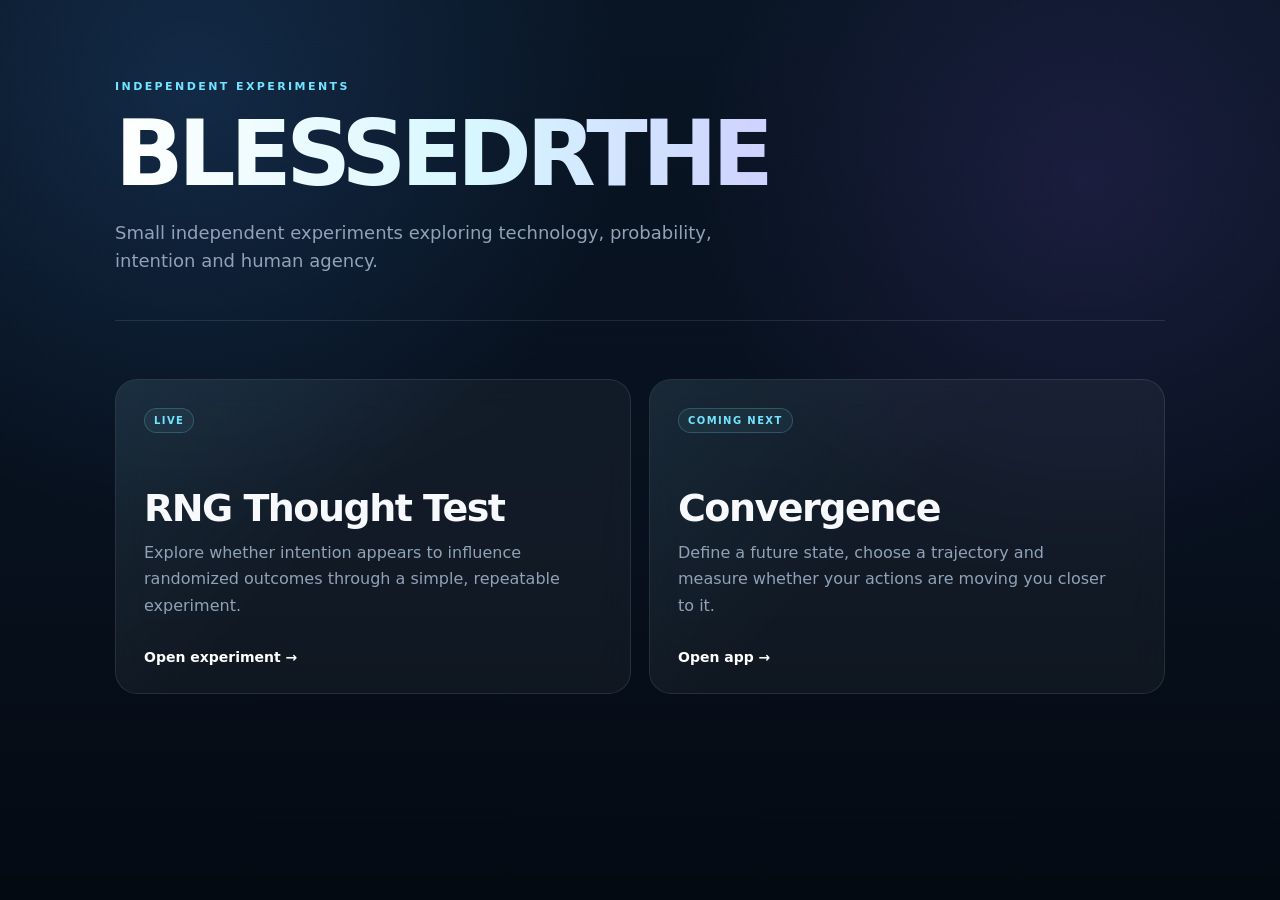
<file: index.html>
<!doctype html>
<html lang="en">
<head>
  <meta charset="utf-8">

  <meta
    name="viewport"
    content="width=device-width, initial-scale=1"
  >

  <meta
    name="description"
    content="Blessedrthe — independent experiments exploring technology, probability, intention and human agency."
  >

  <meta name="theme-color" content="#07101d">

  <title>Blessedrthe</title>

  <link rel="stylesheet" href="styles.css">
</head>

<body>

  <main class="wrap">

    <!-- HEADER -->

    <header>
      <h1>BLESSEDRTHE</h1>

      <p>
        Small independent experiments exploring technology,
        probability, intention and human agency.
      </p>
    </header>


    <!-- DEPLOYMENTS -->

    <section class="grid" aria-label="Experiments">


      <!-- RNG THOUGHT TEST -->

      <a
        class="card"
        href="/rng/"
        aria-label="Open RNG Thought Test"
      >

        <span class="status">
          LIVE
        </span>

        <h2>
          RNG Thought Test
        </h2>

        <p>
          Explore whether intention appears to influence randomized
          outcomes through a simple, repeatable experiment.
        </p>

        <span class="open">
          Open experiment →
        </span>

      </a>


      <!-- CONVERGENCE -->

      <a
        class="card"
        href="/convergence/"
        aria-label="Open Convergence"
      >

        <span class="status">
          COMING NEXT
        </span>

        <h2>
          Convergence
        </h2>

        <p>
          Define a future state, choose a trajectory and measure
          whether your actions are moving you closer to it.
        </p>

        <span class="open">
          Open app →
        </span>

      </a>


      <!--
        ADD FUTURE EXPERIMENTS HERE

        Copy this block:

        <a
          class="card"
          href="https://example.blessedrthe.fyi"
        >

          <span class="status">
            EXPERIMENT
          </span>

          <h2>
            Experiment Name
          </h2>

          <p>
            Short description of the experiment.
          </p>

          <span class="open">
            Open →
          </span>

        </a>
      -->


    </section>

  </main>

</body>
</html>
</file>
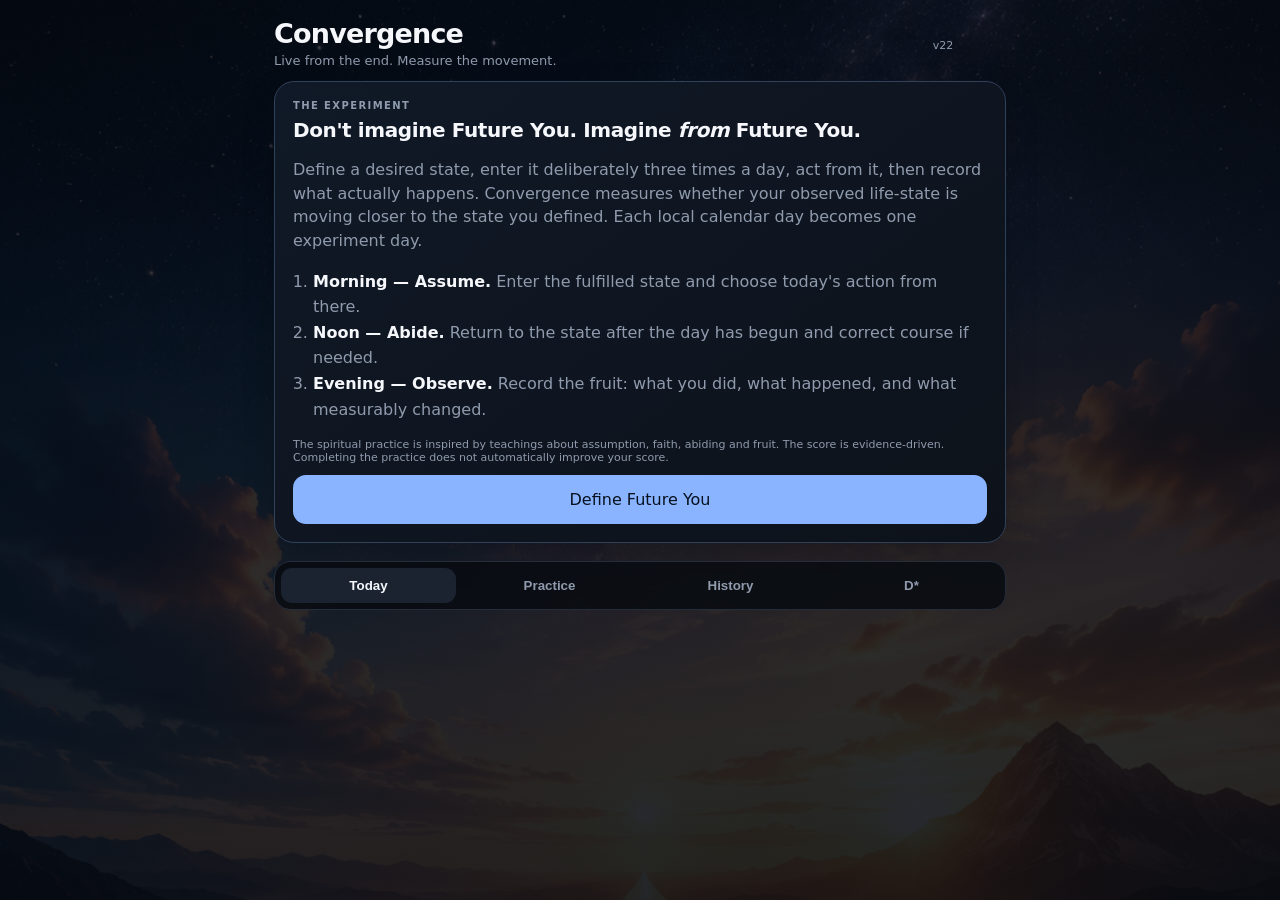
<file: convergence/index.html>
<!doctype html>
<html lang="en">
<head>
<meta charset="utf-8" />
<meta name="viewport" content="width=device-width,initial-scale=1,viewport-fit=cover" />
<title>Convergence</title>
<meta name="theme-color" content="#090c12" />
<meta name="apple-mobile-web-app-capable" content="yes" />
<meta name="apple-mobile-web-app-status-bar-style" content="black-translucent" />
<meta name="apple-mobile-web-app-title" content="Convergence" />
<link rel="manifest" href="./manifest.webmanifest" />
<link rel="apple-touch-icon" href="./icon-192.png" />
<style>
:root{--bg:#090c12;--panel:#121722;--panel2:#0d121a;--muted:#8f9bad;--text:#f5f7fb;--line:#252d3b;--accent:#8ab4ff;--good:#79d99b;--bad:#ff8e8e;--warn:#f3cd73}
*{box-sizing:border-box}html{background:var(--bg);color-scheme:dark}body{margin:0;min-height:100vh;background:linear-gradient(rgba(5,8,14,.76),rgba(5,8,14,.88)),url('./convergence-wallpaper.png') center top/cover fixed no-repeat;color:var(--text);font-family:Inter,ui-sans-serif,system-ui,-apple-system,BlinkMacSystemFont,"Segoe UI",sans-serif}.app{max-width:760px;margin:auto;padding:18px 14px calc(86px + env(safe-area-inset-bottom))}.top{display:flex;justify-content:space-between;align-items:center;gap:12px;min-height:44px}.brand h1{margin:0;font-size:27px;letter-spacing:-.03em}.brand p{margin:4px 0 0;color:var(--muted);font-size:13px}.saved{font-size:11px;color:var(--good);opacity:0;transition:.2s}.saved.show{opacity:1}.tiny{font-size:11px;color:var(--muted)}
.card{background:rgba(18,23,34,.90);backdrop-filter:blur(12px);-webkit-backdrop-filter:blur(12px);border:1px solid var(--line);border-radius:20px;padding:18px;box-shadow:0 12px 32px rgba(0,0,0,.2);margin-top:13px}.hero{padding:20px}.eyebrow{font-size:10px;text-transform:uppercase;letter-spacing:.14em;color:var(--muted);font-weight:850}.hero h2{font-size:25px;margin:7px 0 6px;letter-spacing:-.02em}.hero p,.sub{color:var(--muted);line-height:1.48}.hero p{margin:0 0 14px}.section-title{margin:0 0 5px;font-size:20px;letter-spacing:-.02em}
.primary,.secondary,.ghost,.choice,.phase-btn{border:0;border-radius:13px;padding:13px 15px;font-weight:800;font:inherit;cursor:pointer}.primary{background:var(--accent);color:#07111f}.secondary{background:#202838;color:var(--text)}.ghost{background:transparent;border:1px solid var(--line);color:var(--muted)}.primary.big{width:100%;font-size:16px;padding:15px}.actions{display:flex;gap:8px;flex-wrap:wrap;margin-top:14px}
.nav{display:flex;gap:6px;position:sticky;bottom:10px;z-index:20;margin-top:18px;background:rgba(9,12,18,.88);backdrop-filter:blur(12px);padding:6px;border:1px solid var(--line);border-radius:16px}.nav button{flex:1;background:transparent;border:0;color:var(--muted);padding:10px 6px;border-radius:11px;font-weight:780}.nav button.active{background:#1b2331;color:var(--text)}.pane{display:none}.pane.active{display:block}
label{display:block;color:var(--muted);font-size:12px;margin:14px 0 7px}input,textarea,select{width:100%;background:var(--panel2);border:1px solid var(--line);border-radius:12px;color:var(--text);padding:12px;font:inherit}textarea{min-height:88px;resize:vertical}.prompt{font-size:22px;font-weight:820;margin:0 0 6px}.stepcount{font-size:10px;color:var(--muted);text-transform:uppercase;letter-spacing:.12em;margin-bottom:8px}.protocol-card{border:1px solid var(--line);background:#0d121a;border-radius:16px;padding:14px;margin-top:10px}.protocol-card strong{display:block;font-size:16px}.protocol-card p{margin:5px 0 0;color:var(--muted);font-size:13px;line-height:1.4}.quote{border-left:2px solid #526986;padding:4px 0 4px 12px;color:#c7d5e9;font-size:14px;line-height:1.5;margin:14px 0}.timer{display:flex;align-items:center;justify-content:center;width:72px;height:72px;margin:14px auto;border-radius:50%;border:1px solid #33425a;background:#0d1420;font-size:18px;font-weight:850;color:#c8dcff}.timer.running{box-shadow:0 0 22px rgba(138,180,255,.15)}
.daily-track{display:grid;grid-template-columns:repeat(3,1fr);gap:8px;margin:12px 0}.phase-btn{background:#0d121a;border:1px solid var(--line);color:var(--muted);text-align:left;padding:12px}.phase-btn span{display:block;font-size:9px;text-transform:uppercase;letter-spacing:.1em}.phase-btn strong{display:block;color:var(--text);margin-top:4px;font-size:14px}.phase-btn.done{border-color:#365a46;background:#102019}.phase-btn.current{border-color:#5f7fae;background:#142035}.phase-dot{width:8px;height:8px;border-radius:50%;display:inline-block;margin-right:5px;background:#4a5568}.done .phase-dot{background:var(--good)}.current .phase-dot{background:var(--accent)}
.convergence-visual{position:relative;height:210px;margin:12px 0 6px;border:1px solid var(--line);border-radius:19px;overflow:hidden;background:radial-gradient(circle at 86% 36%,rgba(138,180,255,.16),transparent 27%),linear-gradient(180deg,#0d131d,#0a0f17)}.convergence-visual:before{content:"";position:absolute;left:10%;right:10%;top:61%;height:2px;background:linear-gradient(90deg,#334055,#4f6384,#8ab4ff)}.path-dot{position:absolute;top:calc(61% - 3px);width:6px;height:6px;border-radius:50%;background:#46536a;transform:translateX(-50%)}.person-wrap{position:absolute;top:27px;transform:translateX(-50%);text-align:center;transition:left .7s ease;z-index:2}.person{width:60px;height:90px;display:block;margin:auto;color:#8191a8}.person-future .person{width:69px;height:100px;color:#bfd6ff;filter:drop-shadow(0 0 16px rgba(138,180,255,.52))}.person .bodyline{fill:none;stroke:currentColor;stroke-width:3.2;stroke-linecap:round;stroke-linejoin:round}.person .headfill{fill:none;stroke:currentColor;stroke-width:3}.person-label{font-size:8px;font-weight:850;text-transform:uppercase;letter-spacing:.08em;color:var(--muted);white-space:nowrap}.person-future .person-label{color:#c8dcff}.future-glow{position:absolute;width:135px;height:135px;right:1%;top:2px;border-radius:50%;background:radial-gradient(circle,rgba(138,180,255,.13),transparent 68%)}.visual-score{position:absolute;left:50%;bottom:13px;transform:translateX(-50%);text-align:center;width:75%}.visual-score strong{font-size:29px;display:block;line-height:1}.visual-score span{display:block;color:var(--muted);font-size:11px;margin-top:4px}.visual-delta{font-weight:800!important}.today-action{margin-top:10px;padding:12px 13px;border:1px solid var(--line);background:#0d121a;border-radius:13px}.today-action span{display:block;font-size:9px;text-transform:uppercase;letter-spacing:.09em;color:var(--muted);margin-bottom:4px}.today-action strong{font-size:14px;line-height:1.35;display:block}
.how-details{margin-top:10px}.how-details details{border:1px solid var(--line);background:#0d121a;border-radius:13px;padding:11px}.how-details summary{cursor:pointer;font-weight:800;font-size:13px}.plain-math{margin-top:10px;color:var(--muted);font-size:13px;line-height:1.5}.plain-math strong{color:var(--text)}.math-grid{display:grid;grid-template-columns:repeat(3,1fr);gap:7px;margin-top:9px}.math-mini{background:#090e15;border:1px solid var(--line);border-radius:10px;padding:9px}.math-mini span{display:block;color:var(--muted);font-size:8px;text-transform:uppercase;letter-spacing:.07em}.math-mini strong{display:block;margin-top:4px;font-size:14px}.equations{margin-top:9px;padding:10px;background:#080c12;border-radius:10px;color:#c8dcff;font-family:ui-monospace,SFMono-Regular,Menlo,monospace;font-size:12px;line-height:1.7;overflow:auto}
.result-options{display:grid;grid-template-columns:repeat(3,1fr);gap:7px}.choice{background:#111722;color:var(--muted);border:1px solid var(--line)}.choice.active{border-color:#6382b2;color:var(--text);background:#19253a}.evidence details{border:1px solid var(--line);border-radius:13px;background:#0d121a;padding:11px;margin-top:12px}.evidence summary{cursor:pointer;font-weight:780;font-size:13px}.dim{border-top:1px solid var(--line);padding-top:11px;margin-top:11px}.metric{display:grid;grid-template-columns:1.45fr .8fr;gap:9px;align-items:end;margin-top:8px}.metric small{display:block;color:var(--muted);margin-top:3px}.history{display:grid;gap:8px}.hist{border:1px solid var(--line);border-radius:13px;padding:12px;background:#0d121a}.hist-head{display:flex;justify-content:space-between;gap:8px}.hist p{color:var(--muted);margin:6px 0 0;font-size:12px}.signal{font-size:11px;font-weight:800}.good{color:var(--good)}.bad{color:var(--bad)}.warn{color:var(--warn)}.chart{height:160px;width:100%;display:block;background:#0d121a;border:1px solid var(--line);border-radius:13px;margin-top:10px}.avatar-picker{display:grid;grid-template-columns:repeat(3,1fr);gap:7px}.avatar-option{background:#0d121a;border:1px solid var(--line);color:var(--muted);border-radius:11px;padding:10px;font-weight:800;cursor:pointer}.avatar-option.active{border-color:#7ea6e8;background:#172238;color:var(--text)}.wizard-step{display:none}.wizard-step.active{display:block}.dimension-prompt{margin-top:12px;padding:13px;border:1px solid var(--line);background:#0d121a;border-radius:13px}.dimension-prompt strong{display:block;margin-bottom:5px}.dimension-prompt textarea{min-height:68px}.distance-row{margin-top:14px;padding:13px;border:1px solid var(--line);background:#0d121a;border-radius:13px}.distance-head{display:flex;justify-content:space-between;gap:10px;align-items:flex-start}.distance-head small{display:block;color:var(--muted);margin-top:4px;line-height:1.4}.distance-scale{display:flex;justify-content:space-between;color:var(--muted);font-size:10px;margin-top:5px}.setup-note{padding:12px;border:1px solid #384861;background:#101a28;border-radius:13px;color:#c8d5e8;font-size:13px;line-height:1.5}.orientation{background:linear-gradient(145deg,#101927,#0d121a);border:1px solid #30415a}.orientation ol{padding-left:20px;color:var(--muted);line-height:1.6}.orientation b{color:var(--text)}
@media(max-width:600px){.app{max-width:none;padding:10px 11px calc(76px + env(safe-area-inset-bottom))}.brand h1{font-size:22px}.brand p{display:none}.top .secondary{padding:8px 10px;font-size:12px}.card{padding:14px;border-radius:16px;margin-top:9px;box-shadow:none}.hero{padding:14px}.hero h2{font-size:21px;margin:5px 0}.hero p,.sub{font-size:13px}.daily-track{gap:5px}.phase-btn{padding:9px 7px;border-radius:11px}.phase-btn span{font-size:7px}.phase-btn strong{font-size:11px}.convergence-visual{height:172px;margin:8px 0}.convergence-visual:before{top:58%}.path-dot{top:calc(58% - 3px)}.person-wrap{top:17px}.person{width:48px;height:72px}.person-future .person{width:55px;height:80px}.visual-score{bottom:8px}.visual-score strong{font-size:24px}.visual-score span{font-size:9px}.primary.big{padding:13px;font-size:15px}.today-action{padding:10px}.math-grid{grid-template-columns:repeat(3,1fr);gap:5px}.math-mini{padding:7px 5px}.math-mini strong{font-size:12px}.prompt{font-size:20px}.timer{width:64px;height:64px}.metric{grid-template-columns:1fr}.nav{position:fixed;left:9px;right:9px;bottom:calc(7px + env(safe-area-inset-bottom));margin:0;padding:5px}.nav button{padding:9px 4px;font-size:11px}input,textarea,select{font-size:16px}.result-options{gap:5px}.choice{padding:11px 8px;font-size:12px}}

/* v15 mobile UI pass */
.mobile-stepbar{display:none}
@media(max-width:600px){
  body{background-attachment:scroll}
  .app{padding:8px 10px calc(88px + env(safe-area-inset-bottom))}
  .top{position:sticky;top:0;z-index:30;margin:0 -10px;padding:9px 10px;background:rgba(9,12,18,.88);backdrop-filter:blur(14px);border-bottom:1px solid rgba(255,255,255,.05)}
  .brand h1{font-size:20px}.top .secondary{min-height:38px}
  .card{padding:13px;border-radius:15px;margin-top:8px}
  .hero{padding:13px}
  .hero h2{font-size:20px;line-height:1.1}
  .hero p,.sub{font-size:13px;line-height:1.4}
  .eyebrow{font-size:9px}
  .daily-track{grid-template-columns:repeat(3,1fr);gap:5px;margin:9px 0}
  .phase-btn{min-height:56px;padding:8px 7px}
  .phase-btn span{font-size:7px}.phase-btn strong{font-size:11px}
  .convergence-visual{height:158px;border-radius:14px}
  .person-wrap{top:14px}.person{width:43px;height:66px}.person-future .person{width:49px;height:72px}
  .visual-score strong{font-size:22px}.visual-score span{font-size:9px}
  .primary.big{position:sticky;bottom:76px;z-index:12;box-shadow:0 10px 30px rgba(0,0,0,.35)}
  .primary,.secondary,.ghost,.choice,.phase-btn{min-height:44px}
  .nav{left:8px;right:8px;bottom:calc(7px + env(safe-area-inset-bottom));border-radius:14px}
  .nav button{min-height:44px;font-size:11px}
  .prompt{font-size:19px;line-height:1.15}
  .quote{font-size:13px;margin:10px 0;padding-left:10px}
  .timer{width:58px;height:58px;font-size:16px;margin:10px auto}
  label{font-size:12px;margin:12px 0 6px}
  textarea{min-height:76px}
  input,textarea,select{border-radius:11px;padding:11px}
  .actions{display:grid;grid-template-columns:1fr;gap:8px}
  .actions .primary,.actions .secondary,.actions .ghost{width:100%}
  .result-options{grid-template-columns:1fr 1fr 1fr;gap:5px}
  .choice{padding:10px 6px;font-size:12px}
  .wizard-step .section-title{font-size:21px}
  .dimension-prompt,.distance-row{padding:11px;border-radius:12px;margin-top:9px}
  .dimension-prompt textarea{min-height:72px}
  .distance-head{gap:8px}
  .distance-head strong{font-size:14px}
  .distance-head small{font-size:11px}
  .distance-row input[type="range"]{padding:0;margin-top:12px;min-height:28px}
  .distance-scale{font-size:9px}
  .setup-note{font-size:12px;padding:10px}
  .how-details summary{font-size:12px}
  .plain-math{font-size:12px;line-height:1.45}
  .equations{font-size:11px;line-height:1.55}
  .history .hist{padding:10px}
  .history .hist p{font-size:11px}
  .chart{height:130px}
}


/* v16 interaction feedback */
button{transition:transform .12s ease,opacity .15s ease,background .15s ease,border-color .15s ease}
button:active{transform:scale(.985)}
button.is-working{opacity:.7;pointer-events:none}
button.is-done{background:#173224!important;color:#aee8c1!important;border-color:#3c6b4f!important}
.wizard-step.entering{animation:panelIn .22s ease both}
@keyframes panelIn{from{opacity:0;transform:translateY(8px)}to{opacity:1;transform:translateY(0)}}
.card.flash{animation:cardFlash .35s ease}
@keyframes cardFlash{0%{box-shadow:0 0 0 rgba(138,180,255,0)}45%{box-shadow:0 0 0 3px rgba(138,180,255,.28)}100%{box-shadow:0 12px 32px rgba(0,0,0,.2)}}
.action-feedback{margin-top:8px;min-height:16px;color:var(--good);font-size:12px;font-weight:800}


.current-me-card{margin-top:16px;padding:14px;border:1px solid rgba(139,180,255,.28);border-radius:15px;background:rgba(12,18,29,.78)}
.current-me-card .distance-row{background:rgba(255,255,255,.025)}
.current-me-row label{color:var(--text);font-weight:700}


.phase-btn:disabled{cursor:default}
.phase-btn.done:disabled{opacity:1}
.phase-btn.done:disabled:active{transform:none}
.phase-btn.locked-phase{opacity:.45;filter:saturate(.6)}
.phase-btn.locked-phase strong{color:var(--muted)}

</style>
</head>
<body>
<div class="app">
  <div class="top"><div class="brand"><h1>Convergence</h1><p>Live from the end. Measure the movement.</p></div><div><span class="tiny" style="margin-right:6px">v22</span><span id="saved" class="saved">Saved ✓</span> <button id="installBtn" class="secondary" style="display:none">Install</button></div></div>

  <section id="home" class="pane active">
    <div id="orientationCard" class="card orientation" style="display:none">
      <div class="eyebrow">The experiment</div><h2 class="section-title" style="margin-top:7px">Don't imagine Future You. Imagine <em>from</em> Future You.</h2>
      <p class="sub">Define a desired state, enter it deliberately three times a day, act from it, then record what actually happens. Convergence measures whether your observed life-state is moving closer to the state you defined. Each local calendar day becomes one experiment day.</p>
      <ol><li><b>Morning — Assume.</b> Enter the fulfilled state and choose today's action from there.</li><li><b>Noon — Abide.</b> Return to the state after the day has begun and correct course if needed.</li><li><b>Evening — Observe.</b> Record the fruit: what you did, what happened, and what measurably changed.</li></ol>
      <p class="tiny">The spiritual practice is inspired by teachings about assumption, faith, abiding and fruit. The score is evidence-driven. Completing the practice does not automatically improve your score.</p>
      <button class="primary big" id="defineFutureBtn">Define Future You</button>
    </div>

    <div class="card hero" id="todayCard">
      <div class="eyebrow" id="phaseLabel">TODAY</div><h2 id="heroTitle">Morning · Assume</h2><p id="heroCopy">Enter the fulfilled state. Then choose today's action from that perspective.</p>
      <div class="daily-track">
        <button class="phase-btn" id="morningStatus"><span><i class="phase-dot"></i>Morning</span><strong>Assume</strong></button>
        <button class="phase-btn" id="noonStatus"><span><i class="phase-dot"></i>Noon</span><strong>Abide</strong></button>
        <button class="phase-btn" id="eveningStatus"><span><i class="phase-dot"></i>Evening</span><strong>Observe</strong></button>
      </div>
      <div class="convergence-visual" aria-label="Visual convergence from You Now to Future You">
        <div class="future-glow"></div><span class="path-dot" style="left:27%"></span><span class="path-dot" style="left:44%"></span><span class="path-dot" style="left:61%"></span><span class="path-dot" style="left:78%"></span>
        <div id="currentPerson" class="person-wrap" style="left:10%"><svg id="currentAvatar" class="person" viewBox="0 0 80 120"></svg><div class="person-label">You now</div></div>
        <div class="person-wrap person-future" style="left:89%"><svg id="futureAvatar" class="person" viewBox="0 0 80 120"></svg><div class="person-label">Future You · D*</div></div>
        <div class="visual-score"><strong id="convergence">—</strong><span id="visualMessage">Add evidence to place You Now</span><span id="weeklyDelta" class="visual-delta"></span></div>
      </div>
      <button class="primary big" id="mainAction">Begin Morning · Assume</button><div id="todayAction"></div>
      <div class="how-details"><details><summary>How is Convergence calculated?</summary><div class="plain-math"><p><strong>1. We define the destination.</strong> Future You defines the reference state across five parts of life. A full score means that specific state is already true—not that your life is objectively perfect.</p><p><strong>2. We measure the distance.</strong> You place “You Now” honestly on each dimension, then observations show whether that position changes.</p><p><strong>3. We measure movement.</strong> If that distance shrinks, you are converging. If it grows, you are drifting.</p><p><strong>4. Practice is tracked separately.</strong> Morning, Noon and Evening do not give you free points. That lets us later compare full-practice days with partial-practice days and see whether the practice is actually associated with better movement.</p></div><details><summary>Show the math</summary>
<div class="math-grid">
  <div class="math-mini"><span>Distance</span><strong id="distanceValue">—</strong></div>
  <div class="math-mini"><span>Trajectory</span><strong id="trajectory">No trend</strong></div>
  <div class="math-mini"><span>Practice</span><strong id="practiceScore">0 / 3</strong></div>
</div>
<div class="plain-math">
<p><strong>The experiment.</strong> You define D* before observing the results. The practice is the intervention:</p>
<div class="equations">ASSUME → ABIDE → OBSERVE</div>
<p>The hypothesis is that repeatedly inhabiting the fulfilled state will be followed by measurable movement toward the state defined in advance.</p>
<div class="equations">H₁: repeated inhabitation of D* ⇒ d(Dₜ,D*) ↓<br>H₀: no systematic convergence associated with the practice</div>

<p><strong>Your state.</strong> Convergence represents the observed life-state across five dimensions:</p>
<div class="equations">Dₜ = (P, R, U, B, I)<br>Provision · Relationships · Purpose · Body &amp; Energy · Inner State</div>

<p>Future You is the reference state:</p>
<div class="equations">D* = (1, 1, 1, 1, 1)</div>
<p>A value of 1 does not mean a perfect life. It means the specific state you described for that dimension is already true.</p>

<p><strong>Distance.</strong> The app measures weighted distance from your defined state:</p>
<div class="equations">d(Dₜ,D*) = √[Σ wᵢ(D*ᵢ − Dₜ,ᵢ)²]</div>

<p><strong>Convergence.</strong> Distance is normalized into a Convergence score:</p>
<div class="equations">Cₜ = 1 − d(Dₜ,D*) / dₘₐₓ<br><br>d(Dₜ,D*) ↓ ⇒ Cₜ ↑</div>

<p><strong>Movement over time.</strong></p>
<div class="equations">ΔCₜ = Cₜ − Cₜ₋₁<br>vC = ΔC / Δt</div>

<p><strong>Two things are recorded.</strong> State convergence tracks how much of the defined state is present. Observable evidence records what concretely happened—money received, an opportunity appearing, a conversation occurring, work completed, a physical change, or another event relevant to D*.</p>

<p><strong>In plain English:</strong> define the destination first, repeatedly inhabit it through the practice, record what actually happens, and measure whether your observed life-state moves toward that pre-defined destination over time.</p>

<div class="setup-note"><strong>What the experiment can establish:</strong> the mathematics measures change in the state and evidence you record over time. Because the observations are self-reported and the experiment is not independently controlled, convergence can reveal a pattern or association; by itself it cannot prove that a quantum, supernatural, or other specific mechanism caused the result.</div>
</div>
</details></details></div>
    </div>
  </section>

  <section id="practice" class="pane">
    <div class="card" id="practiceCard"></div>
  </section>

  <section id="history" class="pane"><div class="card"><h2 class="section-title">Trajectory</h2><p class="sub">Your measured distance to Future You across recorded days.</p><canvas id="chart" class="chart" width="700" height="160"></canvas></div><div class="card"><h2 class="section-title">Daily observations</h2><div id="historyList" class="history"></div></div></section>

  <section id="setup" class="pane">
    <div class="card">
      <div id="futureStep" class="wizard-step active">
        <div class="eyebrow">Step 1 of 2 · Define the end</div>
        <h2 class="section-title" style="margin-top:7px">Future You · D*</h2>
        <p class="sub">Imagine that the change is already true. Stay in the fulfilled state here. Describe the ordinary life of the person for whom this is normal—not how you get there and not where you are today.</p>
        <div class="quote">“Don't imagine Future You from the outside. Look through their eyes.”</div>
        <label>Your figure</label><div class="avatar-picker"><button type="button" class="avatar-option" data-avatar="male">Man</button><button type="button" class="avatar-option" data-avatar="female">Woman</button><button type="button" class="avatar-option" data-avatar="neutral">Neutral</button></div>
        <label>What is true in this fulfilled state?</label><textarea id="futureDescription" placeholder="My family is healthy and secure. I have the resources to care for the people I love. My work is successful and useful. I move through the day with..."></textarea>
        <label>What has become normal?</label><textarea id="futureNormal" placeholder="What does an ordinary Tuesday look and feel like from this state?"></textarea>
        <div id="futureDimensionInputs"></div>
        <div class="setup-note" style="margin-top:12px">Keep D* reasonably stable during an experiment cycle. You can refine it, but constantly moving the destination makes convergence impossible to measure.</div>
        <div class="actions"><button class="primary big" id="continueBaseline">Continue to Today →</button></div><div id="futureFeedback" class="action-feedback"></div>
      </div>

      <div id="baselineStep" class="wizard-step">
        <div class="eyebrow">Step 2 of 2 · Establish today</div>
        <h2 class="section-title" style="margin-top:7px">Where are you starting?</h2>
        <p class="sub">Come back to today. For each part of D*, mark how much of that specific state is already true. This is your starting point—not a grade.</p>
        <div class="quote">Far means there is a large gap between today and the state you described. Already true means this part of Future You is substantially present now.</div>
        <div id="baselineInputs"></div>
        <div class="actions"><button class="secondary" id="backToFuture">← Refine Future You</button><button class="primary big" id="saveSetup">Save & Start Day 1</button><button class="secondary" id="exportBtn">Export data</button></div><div id="baselineFeedback" class="action-feedback"></div>
      </div>
    </div>
  </section>

  <nav class="nav"><button class="active" data-pane="home">Today</button><button data-pane="practice">Practice</button><button data-pane="history">History</button><button data-pane="setup">D*</button></nav>
</div>
<script>
const MODEL=[
{name:'Provision',weight:1,description:'Financial security, resources and the ability to meet your responsibilities.',future:''},
{name:'Relationships',weight:1,description:'The quality, security and presence of the relationships that matter to you.',future:''},
{name:'Purpose',weight:1,description:'Meaningful work, calling, contribution and forward movement.',future:''},
{name:'Body & Energy',weight:1,description:'How you feel, move, rest and care for your physical life.',future:''},
{name:'Inner State',weight:1,description:'How you think, respond, believe and carry yourself.',future:''}
];
const KEY='convergence.v7',V6='convergence.v6',V5='convergence.v5',V4='convergence.v4',V3='convergence.v3',V2='convergence.v2';
const $=s=>document.querySelector(s),$$=s=>[...document.querySelectorAll(s)],copy=o=>JSON.parse(JSON.stringify(o));
function localDateKey(d=new Date()){const y=d.getFullYear(),m=String(d.getMonth()+1).padStart(2,'0'),day=String(d.getDate()).padStart(2,'0');return `${y}-${m}-${day}`}
const today=()=>localDateKey();
let deferredInstallPrompt=null,timerId=null;
window.addEventListener('beforeinstallprompt',e=>{e.preventDefault();deferredInstallPrompt=e;$('#installBtn').style.display='inline-block'});
function defaultState(){return{version:7,description:'',futureNormal:'',avatar:'male',model:copy(MODEL),baseline:{},latest:{},morning:null,dayProtocol:{},history:[],branchStats:{},experimentStart:null,dStarVersion:1,dStarHistory:[]}}
function load(){
  let s=defaultState();
  try{
    const x=JSON.parse(localStorage.getItem(KEY));
    if(x?.version===7)return{...s,...x,model:(x.model||copy(MODEL)).map((d,i)=>({...copy(MODEL[i]),...d})),baseline:x.baseline||{},latest:x.latest||{},dayProtocol:x.dayProtocol||{},futureNormal:x.futureNormal||'',experimentStart:x.experimentStart||null}
  }catch{}
  try{
    const old=JSON.parse(localStorage.getItem(V6));
    if(old){
      s={...s,...old,version:7};
      s.model=(old.model||copy(MODEL)).map((d,i)=>({...copy(MODEL[i]),...d}));
      s.baseline=old.baseline||{};s.latest=old.latest||{};s.dayProtocol=old.dayProtocol||{};
      s.futureNormal=old.futureNormal||'';s.experimentStart=old.experimentStart||null;
      s.dStarVersion=old.dStarVersion||1;s.dStarHistory=old.dStarHistory||[];
      return s;
    }
  }catch{}
  try{
    const old=JSON.parse(localStorage.getItem(V5));
    if(old){
      s.description=old.description||'';
      s.futureNormal=old.futureNormal||'';
      s.avatar=old.avatar||'male';
      s.model=(old.model||copy(MODEL)).map((d,i)=>({...copy(MODEL[i]),...d}));
      s.baseline=old.baseline||{};
      s.latest=old.latest||{};
      s.dayProtocol=old.dayProtocol||{};
      s.morning=old.morning||null;
      s.history=old.history||[];
      s.experimentStart=old.experimentStart||null;
    }
  }catch{}
  return s
}
let state=load();
function save(){localStorage.setItem(KEY,JSON.stringify(state));$('#saved').classList.add('show');setTimeout(()=>$('#saved').classList.remove('show'),800)}
function buttonWorking(btn,label){if(!btn)return;btn.classList.add('is-working');btn.disabled=true;if(label)btn.textContent=label}
function buttonDone(btn,label){if(!btn)return;btn.classList.remove('is-working');btn.classList.add('is-done');btn.disabled=true;if(label)btn.textContent=label}
function flashCard(el){if(!el)return;el.classList.add('flash');setTimeout(()=>el.classList.remove('flash'),420)}
function goHomeWithFeedback(){showPane('home');renderHome();flashCard($('#todayCard'));window.scrollTo({top:0,behavior:'smooth'})}

function dateOrdinal(key){if(!key)return null;const [y,m,d]=key.split('-').map(Number);return Date.UTC(y,m-1,d)/86400000}
function experimentDayNumber(){if(!state.experimentStart)return 1;return Math.max(1,Math.floor(dateOrdinal(today())-dateOrdinal(state.experimentStart))+1)}
function dStarSnapshot(){return{version:state.dStarVersion||1,effectiveDate:today(),experimentDay:experimentDayNumber(),description:state.description||'',futureNormal:state.futureNormal||'',avatar:state.avatar||'male',model:copy(state.model||MODEL)}}
function dStarChanged(desc,normal,model){return(state.description||'')!==desc||(state.futureNormal||'')!==normal||JSON.stringify((state.model||[]).map(d=>d.future||''))!==JSON.stringify(model.map(d=>d.future||''))}
function versionDStarIfNeeded(desc,normal,model){if(!state.experimentStart||!dStarChanged(desc,normal,model))return;if(!state.dStarHistory)state.dStarHistory=[];const snap=dStarSnapshot();if(!state.dStarHistory.some(v=>v.version===snap.version))state.dStarHistory.push(snap);state.dStarVersion=(state.dStarVersion||1)+1}

function archivePreviousDay(){
  const p=state.dayProtocol;
  if(!p?.date||p.date===today())return;
  const already=state.history.some(h=>h.date===p.date&&!h.legacyV2&&!h.legacyV3);
  if(!already){
    const completed=['morning','noon','evening'].filter(k=>p[k]?.done).length;
    const c=Object.keys(state.latest||{}).length?calc():null;
    state.history.push({
      date:p.date,
      action:p.noon?.action||p.morning?.action||'',
      morningAction:p.morning?.action||'',
      noonCourse:p.noon?.course||'',
      practiceCount:completed,
      result:'',
      revision:'',
      done:p.evening?.done?'Yes':'Incomplete',
      outcome:p.evening?.outcome||'Incomplete',
      values:copy(state.latest||{}),
      convergence:c?.convergence,
      distance:c?.distance,
      incomplete:!p.evening?.done,dStarVersion:state.dStarVersion||1
    });
    state.history.sort((a,b)=>(a.date||'').localeCompare(b.date||''));
  }
  state.dayProtocol={date:today()};
  state.morning=null;
  save();
}
function ensureCurrentDay(){
  if(!state.experimentStart&&state.description&&Object.keys(state.baseline||{}).length)state.experimentStart=today();
  if(state.dayProtocol?.date&&state.dayProtocol.date!==today())archivePreviousDay();
  if(!state.dayProtocol?.date)state.dayProtocol={date:today()};
}

function esc(s=''){return String(s).replace(/[&<>'"]/g,c=>({'&':'&amp;','<':'&lt;','>':'&gt;',"'":'&#39;','"':'&quot;'}[c]))}
function dimensionScores(values=state.latest){return state.model.map((d,i)=>Math.max(0,Math.min(10,Number(values[i]??state.baseline[i]??0))))}
function calc(values=state.latest){const ds=dimensionScores(values),w=state.model.map(d=>Number(d.weight)||1),sq=ds.reduce((a,v,i)=>a+w[i]*(10-v)**2,0),max=w.reduce((a,x)=>a+x*100,0),distance=Math.sqrt(sq),convergence=Math.max(0,1-distance/Math.sqrt(max));return{ds,distance,convergence}}
function scoredHistory(){return state.history.filter(h=>Number.isFinite(h.convergence))}
function avatarMarkup(kind){if(kind==='female')return `<circle class="headfill" cx="40" cy="17" r="8"/><path class="bodyline" d="M35 27 Q40 25 45 27 M34 29 Q31 40 32 52 Q33 61 28 72 M46 29 Q49 40 48 52 Q47 61 52 72 M32 49 Q40 54 48 49 M34 30 L22 58 M46 30 L58 58 M28 72 L24 109 M52 72 L56 109 M28 72 Q40 66 52 72"/>`;if(kind==='neutral')return `<circle class="headfill" cx="40" cy="17" r="8"/><path class="bodyline" d="M34 28 Q40 25 46 28 M34 29 L31 63 M46 29 L49 63 M31 43 L20 64 M49 43 L60 64 M31 63 L28 109 M49 63 L52 109 M31 63 Q40 66 49 63"/>`;return `<circle class="headfill" cx="40" cy="17" r="8"/><path class="bodyline" d="M32 29 Q40 25 48 29 M32 30 L29 64 M48 30 L51 64 M31 38 L18 62 M49 38 L62 62 M29 64 L25 109 M51 64 L55 109 M29 64 Q40 68 51 64"/>`}
function renderAvatar(){const k=state.avatar||'male';$('#currentAvatar').innerHTML=avatarMarkup(k);$('#futureAvatar').innerHTML=avatarMarkup(k);$$('.avatar-option').forEach(b=>b.classList.toggle('active',b.dataset.avatar===k))}
function protocol(){ensureCurrentDay();return state.dayProtocol}
function practiceCount(p=protocol()){return ['morning','noon','evening'].filter(k=>p[k]?.done).length}
function nextPhase(){const p=protocol();if(!p.morning?.done)return'morning';if(!p.noon?.done)return'noon';if(!p.evening?.done)return'evening';return'complete'}
function showPane(id,practicePhase){$$('.pane').forEach(p=>p.classList.toggle('active',p.id===id));$$('.nav button').forEach(b=>b.classList.toggle('active',b.dataset.pane===id));if(id==='practice')renderPractice(practicePhase);if(id==='history')renderHistory();if(id==='setup'){renderSetup();showSetupStep('future')}}
$$('.nav button').forEach(b=>b.onclick=()=>{showPane(b.dataset.pane);window.scrollTo({top:0,behavior:'smooth'});flashCard($('#'+b.dataset.pane)?.querySelector('.card'))});
function setStatus(id,done,current,locked=false){
  const el=$(id);
  el.classList.toggle('done',done);
  el.classList.toggle('current',current);
  el.classList.toggle('locked-phase',locked);
  el.disabled=!!done||!!locked;
  el.setAttribute('aria-disabled',(done||locked)?'true':'false');
}
function renderHome(){const configured=!!state.description.trim()&&Object.keys(state.baseline||{}).length===state.model.length;$('#orientationCard').style.display=configured?'none':'block';$('#todayCard').style.display=configured?'block':'none';if(!configured)return;const p=protocol(),phase=nextPhase(),count=practiceCount(p),hasEvidence=Object.keys(state.latest).length>0,c=calc(),pct=hasEvidence?c.convergence*100:null;$('#convergence').textContent=pct===null?'—':pct.toFixed(0)+'%';if($('#distanceValue'))$('#distanceValue').textContent=pct===null?'—':c.distance.toFixed(1);if($('#practiceScore'))$('#practiceScore').textContent=count+' / 3';const left=pct===null?10:Math.max(10,Math.min(84,10+pct*.74));$('#currentPerson').style.left=left+'%';const hist=scoredHistory();let delta=null;if(hist.length>1){delta=(hist.at(-1).convergence-hist.at(-2).convergence)*100;if($('#trajectory')){$('#trajectory').textContent=delta>.2?'Closer ↑':delta<-.2?'Farther ↓':'Flat →';$('#trajectory').className=delta>.2?'good':delta<-.2?'bad':'warn'}}else{if($('#trajectory')){$('#trajectory').textContent='No trend';$('#trajectory').className=''}}$('#weeklyDelta').textContent=delta===null?'':`${delta>=0?'+':''}${delta.toFixed(1)}% since last observation`;$('#weeklyDelta').className='visual-delta '+(delta>0?'good':delta<0?'bad':'warn');$('#visualMessage').textContent=pct===null?'Set your starting point to place You Now':pct>=90?'Very close to the state you defined':pct>=70?'Your measured state is getting closer':pct>=45?'You are moving through the gap':'The gap is still substantial';setStatus('#morningStatus',!!p.morning?.done,phase==='morning',false);
setStatus('#noonStatus',!!p.noon?.done,phase==='noon',!p.morning?.done);
setStatus('#eveningStatus',!!p.evening?.done,phase==='evening',!p.noon?.done);let title,copyText,btn;if(phase==='morning'){title='Morning · Assume';copyText='Enter the fulfilled state. Imagine from Future You, then choose today’s action from there.';btn='Begin Morning · Assume'}else if(phase==='noon'){title='Noon · Abide';copyText='Return to the state after the day has begun. Stay the course or correct it.';btn='Begin Noon · Abide'}else if(phase==='evening'){title='Evening · Observe';copyText='Return once more, then record the fruit: what you did, what happened and what changed.';btn='Begin Evening · Observe'}else{title='Today is complete';copyText='You completed all three moments. Your practice and your measured result are stored separately.';btn='View Today’s Observation'}$('#heroTitle').textContent=title;$('#heroCopy').textContent=copyText;const dayNum=experimentDayNumber();$('#phaseLabel').textContent=phase==='complete'?`DAY ${dayNum} · COMPLETE`:`DAY ${dayNum} · `+(phase==='morning'?'ASSUME':phase==='noon'?'ABIDE':'OBSERVE');const mainAction=$('#mainAction');
mainAction.textContent=btn;
mainAction.disabled=false;
mainAction.classList.remove('is-working','is-done');
mainAction.onclick=(e)=>{
  e.preventDefault();
  if(phase==='complete'){
    buttonWorking(mainAction,'Opening history…');
    setTimeout(()=>{showPane('history');window.scrollTo({top:0,behavior:'smooth'})},100);
    return;
  }
  buttonWorking(mainAction,phase==='morning'?'Opening Morning · Assume…':phase==='noon'?'Opening Noon · Abide…':'Opening Evening · Observe…');
  setTimeout(()=>{
    showPane('practice',phase);
    window.scrollTo({top:0,behavior:'smooth'});
    const card=$('#practice')?.querySelector('.card');
    flashCard(card);
  },100);
};const act=p.noon?.action||p.morning?.action;$('#todayAction').innerHTML=act?`<div class="today-action"><span>Today’s action</span><strong>${esc(act)}</strong></div>`:''}
function guidedTimer(seconds,button,display){clearInterval(timerId);let left=seconds;display.textContent=left+'s';button.disabled=true;button.textContent='Stay here…';display.classList.add('running');timerId=setInterval(()=>{left--;display.textContent=left+'s';if(left<=0){clearInterval(timerId);display.textContent='Ready';display.classList.remove('running');button.disabled=false;button.textContent='Continue'}},1000)}
function renderPractice(force){const p=protocol();const requested=force||nextPhase();if((requested==='morning'&&p.morning?.done)||(requested==='noon'&&p.noon?.done)||(requested==='evening'&&p.evening?.done)){showPane('home');return}const phase=requested;if(phase==='complete'){$('#practiceCard').innerHTML='<div class="stepcount">Today complete</div><div class="prompt">All three moments are complete.</div><p class="sub">Return tomorrow for a new Morning · Assume session.</p><div class="actions"><button class="secondary" id="practiceHomeBtn">Back to Today</button></div>';setTimeout(()=>{const b=$('#practiceHomeBtn');if(b)b.onclick=()=>showPane('home')},0);return}let html='';if(phase==='morning')html=`<div class="stepcount">Morning · Assume</div><div class="prompt">Enter the fulfilled state.</div><p class="sub">Close your eyes. Don’t watch Future You from the outside. Look through their eyes. For this exercise, your desired state is already normal.</p><div class="quote">What do you see? What no longer worries you? How do you carry yourself? What are you responsible for now?</div><div class="timer" id="phaseTimer">60s</div><button class="secondary" id="startTimer">Start 60 seconds</button><label>From this state, what do you do today?</label><textarea id="morningAction" placeholder="One concrete, observable action."></textarea><label>What stood out from the state?</label><textarea id="morningNote" placeholder="Optional. A sentence is enough."></textarea><div class="actions"><button class="primary" id="saveMorning">Set today’s direction</button></div>`;
if(phase==='noon')html=`<div class="stepcount">Noon · Abide</div><div class="prompt">Return to the state.</div><p class="sub">The day has had time to pull you into old reactions. For 30 seconds, return to the perspective you assumed this morning.</p><div class="quote">If the fulfilled state were already true, how would you handle the rest of this day?</div><div class="timer" id="phaseTimer">30s</div><button class="secondary" id="startTimer">Start 30 seconds</button><label>Are you still acting from that state?</label><div class="result-options" id="courseChoices"><button class="choice" data-value="Stay">Stay course</button><button class="choice" data-value="Adjust">Adjust course</button><button class="choice" data-value="Unsure">Unsure</button></div><label>What does Future You do next?</label><textarea id="noonAction" placeholder="Keep the morning action, or write the correction.">${esc(p.morning?.action||'')}</textarea><div class="actions"><button class="primary" id="saveNoon">Set the afternoon direction</button></div>`;
if(phase==='evening')html=`<div class="stepcount">Evening · Observe</div><div class="prompt">Record the fruit.</div><p class="sub">Enter the state one final time, then come back to the facts. Record reality before interpreting it.</p><div class="timer" id="phaseTimer">30s</div><button class="secondary" id="startTimer">Start 30 seconds</button><div class="today-action"><span>Today’s final direction</span><strong>${esc(p.noon?.action||p.morning?.action||'')}</strong></div><label>Did you act on it?</label><div class="result-options" id="doneChoices"><button class="choice" data-value="Yes">Yes</button><button class="choice" data-value="Partly">Partly</button><button class="choice" data-value="No">No</button></div><label>What was the observable result?</label><div class="result-options" id="outcomeChoices"><button class="choice" data-value="Positive">Positive</button><button class="choice" data-value="Neutral">Neutral</button><button class="choice" data-value="Negative">Negative</button></div><label>What actually happened?</label><textarea id="result" placeholder="What happened in the real world? Revenue, response, work completed, family time protected, obstacle found, etc."></textarea><label>Revision — optional</label><textarea id="revision" placeholder="Is there one moment you would rehearse differently before tomorrow? This does not rewrite the historical record."></textarea><div class="current-me-card"><div class="stepcount">Current Me · Daily measurement</div><div class="prompt" style="font-size:20px">How much of Future You is actually true now?</div><p class="sub">Use the same five dimensions you established at baseline. These sliders are Dₜ — your measured Current Me today. Moving them changes the Convergence calculation; completing the practice does not.</p><div id="metricInputs"></div></div><div class="actions"><button class="primary" id="saveEvening">Save Current Me & observation</button></div>`;
$('#practiceCard').innerHTML=html;const timer=$('#phaseTimer'),start=$('#startTimer');if(start)start.onclick=()=>guidedTimer(phase==='morning'?60:30,start,timer);if(phase==='morning')$('#saveMorning').onclick=()=>{const btn=$('#saveMorning'),action=$('#morningAction').value.trim();if(!action){alert('Choose one concrete action before continuing.');return}buttonWorking(btn,'Saving direction…');state.dayProtocol={date:today(),morning:{done:true,action,note:$('#morningNote').value.trim(),at:new Date().toISOString()}};state.morning={date:today(),action,vision:$('#morningNote').value.trim(),locked:true};save();buttonDone(btn,'Direction set ✓');setTimeout(()=>{renderAll();goHomeWithFeedback()},220)};if(phase==='noon'){let course='';$$('#courseChoices .choice').forEach(b=>b.onclick=()=>{course=b.dataset.value;$$('#courseChoices .choice').forEach(x=>x.classList.toggle('active',x===b))});$('#saveNoon').onclick=()=>{const btn=$('#saveNoon'),action=$('#noonAction').value.trim()||p.morning?.action;if(!course){alert('Choose Stay course, Adjust course, or Unsure.');return}buttonWorking(btn,'Saving course…');state.dayProtocol={...p,date:today(),noon:{done:true,course,action,at:new Date().toISOString()}};save();buttonDone(btn,'Course saved ✓');setTimeout(()=>{renderAll();goHomeWithFeedback()},220)}}if(phase==='evening'){renderMetricInputs();let done='',outcome='';$$('#doneChoices .choice').forEach(b=>b.onclick=()=>{done=b.dataset.value;$$('#doneChoices .choice').forEach(x=>x.classList.toggle('active',x===b))});$$('#outcomeChoices .choice').forEach(b=>b.onclick=()=>{outcome=b.dataset.value;$$('#outcomeChoices .choice').forEach(x=>x.classList.toggle('active',x===b))});$('#saveEvening').onclick=()=>{const btn=$('#saveEvening');if(!done||!outcome){alert('Record whether you acted and the observable result.');return}buttonWorking(btn,'Saving observation…');$$('.metricValue').forEach(x=>{if(x.value!=='')state.latest[x.dataset.id]=Math.max(0,Number(x.value)||0)});const c=calc(),pp=protocol(),entry={date:today(),action:pp.noon?.action||pp.morning?.action||'',morningAction:pp.morning?.action||'',noonCourse:pp.noon?.course||'',practiceCount:2,result:$('#result').value.trim(),revision:$('#revision').value.trim(),done,outcome,values:copy(state.latest),convergence:c.convergence,distance:c.distance,dStarVersion:state.dStarVersion||1};state.dayProtocol={...pp,date:today(),evening:{done:true,at:new Date().toISOString(),outcome}};entry.practiceCount=practiceCount(state.dayProtocol);const i=state.history.findIndex(h=>h.date===today()&&!h.legacyV2);i>=0?state.history[i]=entry:state.history.push(entry);state.history.sort((a,b)=>(a.date||'').localeCompare(b.date||''));save();buttonDone(btn,'Observation saved ✓');setTimeout(()=>{renderAll();goHomeWithFeedback()},260)}}}
function renderMetricInputs(){
  let html='<p class="tiny">Compare today with the Future You definition you wrote before the experiment. Do not score effort; score how true the defined state actually is now.</p>';
  state.model.forEach((d,i)=>{
    const v=state.latest[i]??state.baseline[i]??5;
    const label=v===10?'Already true':v===0?'Far':v+'/10';
    html+=`<div class="distance-row current-me-row"><div class="distance-head"><div><strong>${d.name}</strong><small>${esc(d.future||d.description)}</small></div><strong class="currentMeLabel">${label}</strong></div><label style="margin-top:10px">How much of this is actually true now?</label><input class="metricValue" data-id="${i}" type="range" min="0" max="10" step="1" value="${v}" oninput="this.parentElement.querySelector('.currentMeLabel').textContent=this.value==10?'Already true':this.value==0?'Far':this.value+'/10'"><div class="distance-scale"><span>Far from this state</span><span>Already true</span></div></div>`;
  });
  $('#metricInputs').innerHTML=html;
}
function renderSetup(){renderAvatar();$('#futureDescription').value=state.description||'';$('#futureNormal').value=state.futureNormal||'';let futureHtml='';state.model.forEach((d,i)=>{futureHtml+=`<div class="dimension-prompt"><strong>${d.name}</strong><small style="display:block;color:var(--muted);line-height:1.4">${d.description}</small><label>What does this look like as Future You?</label><textarea class="futureDimension" data-i="${i}" placeholder="${d.name==='Provision'?'What is financially normal and secure?':d.name==='Relationships'?'How do the relationships that matter feel and function?':d.name==='Purpose'?'What meaningful work or contribution is normal?':d.name==='Body & Energy'?'How do you feel and live in your body?':'How do you think, believe and carry yourself?'}">${esc(d.future||'')}</textarea></div>`});$('#futureDimensionInputs').innerHTML=futureHtml;let baseHtml='';state.model.forEach((d,i)=>{const v=state.baseline[i]??5;baseHtml+=`<div class="distance-row"><div class="distance-head"><div><strong>${d.name}</strong><small>${esc(d.future||'Define this part of Future You in Step 1.')}</small></div><strong class="baselineLabel">${v===10?'Already true':v===0?'Far':v+'/10'}</strong></div><input class="baselineValue" data-i="${i}" type="range" min="0" max="10" step="1" value="${v}" oninput="this.parentElement.querySelector('.baselineLabel').textContent=this.value==10?'Already true':this.value==0?'Far':this.value+'/10'"><div class="distance-scale"><span>Far from this state</span><span>Already true</span></div></div>`});$('#baselineInputs').innerHTML=baseHtml;
if(state.experimentStart){
  const cont=$('#continueBaseline'),saveBtn=$('#saveSetup');
  if(cont)cont.textContent='Save Future You Changes';
  if(saveBtn)saveBtn.textContent='Update Baseline';
}}
$$('.avatar-option').forEach(b=>b.onclick=()=>{state.avatar=b.dataset.avatar;save();renderAvatar()});
function showSetupStep(step){
  const future=$('#futureStep'),baseline=$('#baselineStep');
  future.classList.toggle('active',step==='future');
  baseline.classList.toggle('active',step==='baseline');
  const active=step==='future'?future:baseline;
  active.classList.add('entering');
  setTimeout(()=>active.classList.remove('entering'),260);
  setTimeout(()=>active.scrollIntoView({behavior:'smooth',block:'start'}),40);
}
$('#continueBaseline').onclick=()=>{
  const btn=$('#continueBaseline'),desc=$('#futureDescription').value.trim(),normal=$('#futureNormal').value.trim(),nextModel=copy(state.model);
  $$('.futureDimension').forEach(x=>nextModel[+x.dataset.i].future=x.value.trim());
  if(!desc){alert('Describe what is true in the fulfilled state before continuing.');return}
  buttonWorking(btn,'Saving Future You…');
  const running=!!state.experimentStart;
  versionDStarIfNeeded(desc,normal,nextModel);
  state.description=desc;state.futureNormal=normal;state.model=nextModel;save();
  if(running){
    $('#futureFeedback').textContent='Future You updated · Day '+experimentDayNumber()+' preserved ✓';
    buttonDone(btn,'Future You updated ✓');
    setTimeout(()=>{showPane('home');renderHome();window.scrollTo({top:0,behavior:'smooth'})},300);
  }else{
    $('#futureFeedback').textContent='Future You saved ✓';renderSetup();setTimeout(()=>showSetupStep('baseline'),180);
  }
};
$('#backToFuture').onclick=()=>showSetupStep('future');
$('#saveSetup').onclick=()=>{
  const btn=$('#saveSetup'),values=$$('.baselineValue');
  if(!values.length){alert('Baseline controls were not loaded. Return to Step 1 and try again.');return}
  buttonWorking(btn,'Saving baseline…');
  values.forEach(x=>{
    state.baseline[x.dataset.i]=Number(x.value);
    state.latest[x.dataset.i]=Number(x.value);
  });
  if(!state.experimentStart){
    state.experimentStart=today();
    state.dayProtocol={date:today()};
    state.dStarVersion=state.dStarVersion||1;
  }
  save();
  $('#baselineFeedback').textContent='Baseline saved ✓ Starting your experiment…';
  buttonDone(btn,'Baseline saved ✓');
  setTimeout(goHomeWithFeedback,320);
};
$('#defineFutureBtn').onclick=()=>showPane('setup');
$('#morningStatus').onclick=()=>{
  const p=protocol();
  if(p.morning?.done)return;
  showPane('practice','morning');
};
$('#noonStatus').onclick=()=>{
  const p=protocol();
  if(p.noon?.done||!p.morning?.done)return;
  showPane('practice','noon');
};
$('#eveningStatus').onclick=()=>{
  const p=protocol();
  if(p.evening?.done||!p.noon?.done)return;
  showPane('practice','evening');
};
function renderHistory(){const hist=state.history.slice().reverse();$('#historyList').innerHTML=hist.length?hist.map(h=>`<div class="hist"><div class="hist-head"><strong>${esc(h.date||'')}</strong><span class="signal ${h.outcome==='Positive'?'good':h.outcome==='Negative'?'bad':'warn'}">${esc(h.incomplete?'Incomplete':(h.outcome||(h.legacyV2||h.legacyV3?'Legacy':'—')))}</span></div><div style="margin-top:6px">${esc(h.action||'Observation')}</div><p>${esc(h.result||'')}</p>${Number.isFinite(h.convergence)?`<p>Convergence ${(h.convergence*100).toFixed(1)}% · Practice ${h.practiceCount??'—'}/3</p>`:''}${h.revision?`<p>Revision: ${esc(h.revision)}</p>`:''}</div>`).join(''):'<div class="sub">No observations yet.</div>';drawChart(scoredHistory())}
function drawChart(hist){const c=$('#chart'),ctx=c.getContext('2d'),w=c.width,h=c.height;ctx.clearRect(0,0,w,h);ctx.strokeStyle='#293241';ctx.lineWidth=1;for(let y=25;y<h;y+=35){ctx.beginPath();ctx.moveTo(0,y);ctx.lineTo(w,y);ctx.stroke()}if(hist.length<2)return;ctx.strokeStyle='#8ab4ff';ctx.lineWidth=3;ctx.beginPath();hist.forEach((e,i)=>{const x=20+i*(w-40)/(hist.length-1),y=15+(1-e.convergence)*(h-30);i?ctx.lineTo(x,y):ctx.moveTo(x,y)});ctx.stroke()}
$('#installBtn').onclick=async()=>{if(deferredInstallPrompt){deferredInstallPrompt.prompt();await deferredInstallPrompt.userChoice;deferredInstallPrompt=null;$('#installBtn').style.display='none'}};
$('#exportBtn').onclick=()=>{const blob=new Blob([JSON.stringify(state,null,2)],{type:'application/json'}),a=document.createElement('a');a.href=URL.createObjectURL(blob);a.download='convergence-'+today()+'.json';a.click();setTimeout(()=>URL.revokeObjectURL(a.href),500)};
function renderAll(){ensureCurrentDay();renderAvatar();renderHome();renderSetup();renderHistory()}ensureCurrentDay();renderAll();
if('serviceWorker' in navigator)window.addEventListener('load',()=>navigator.serviceWorker.register('./sw.js').catch(()=>{}));
</script>
</body></html>
</file>
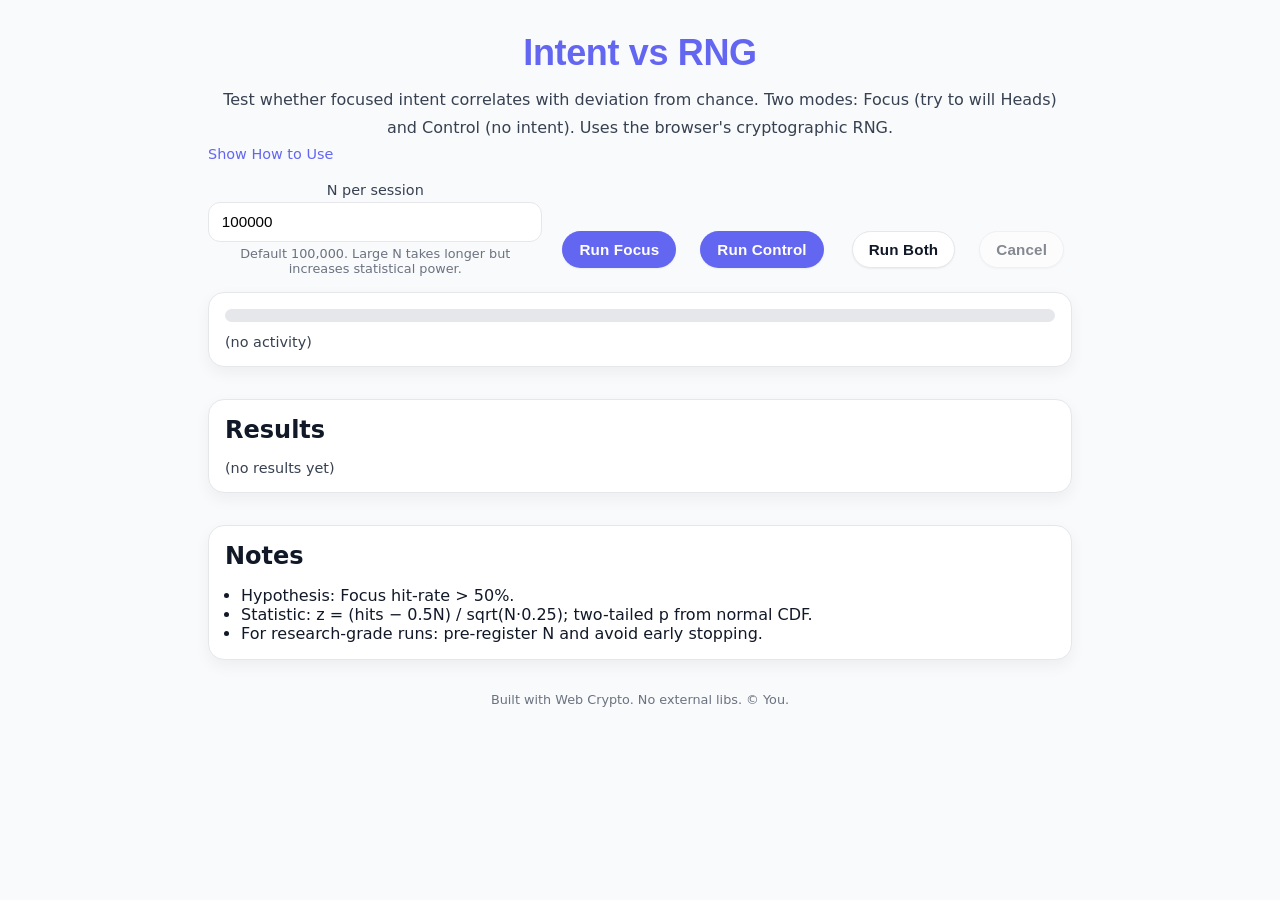
<file: rng/index.html>
<!doctype html>
<html lang="en">
  <head>
    <meta charset="UTF-8" />
    <link rel="icon" type="image/svg+xml" href="/rng/vite.svg" />
    <meta name="viewport" content="width=device-width, initial-scale=1.0" />
    <title>Vite + React</title>
    <script type="module" crossorigin src="/rng/assets/index-DPrfoF4U.js"></script>
    <link rel="stylesheet" crossorigin href="/rng/assets/index-DMJn5jL3.css">
  </head>
  <body>
    <div id="root"></div>
  </body>
</html>
</file>
<file: styles.css>
* {
  box-sizing: border-box;
}

:root {
  --bg: #07101d;
  --panel: rgba(255, 255, 255, 0.045);
  --panel-hover: rgba(255, 255, 255, 0.075);
  --border: rgba(255, 255, 255, 0.10);
  --text: #f7f9fc;
  --muted: #91a2b7;
  --blue: #72e4ff;
  --violet: #a99cff;
}

html {
  background: var(--bg);
}

body {
  margin: 0;
  min-height: 100vh;
  color: var(--text);
  font-family: Inter, ui-sans-serif, system-ui, -apple-system,
    BlinkMacSystemFont, "Segoe UI", sans-serif;

  background:
    radial-gradient(
      circle at 15% 10%,
      rgba(71, 156, 255, 0.16),
      transparent 32%
    ),
    radial-gradient(
      circle at 85% 20%,
      rgba(150, 100, 255, 0.13),
      transparent 30%
    ),
    linear-gradient(
      180deg,
      #091524 0%,
      #07101d 60%,
      #040a12 100%
    );
}

.wrap {
  width: min(1050px, calc(100% - 40px));
  margin: 0 auto;
  padding: 80px 0 70px;
}

/* ---------- Header ---------- */

header {
  position: relative;
  margin-bottom: 58px;
  padding-bottom: 44px;
  border-bottom: 1px solid var(--border);
}

header::before {
  content: "INDEPENDENT EXPERIMENTS";
  display: block;
  margin-bottom: 18px;
  color: var(--blue);
  font-size: 11px;
  font-weight: 700;
  letter-spacing: 0.22em;
}

h1 {
  margin: 0;
  max-width: 800px;
  font-size: clamp(48px, 9vw, 90px);
  line-height: 0.95;
  letter-spacing: -0.06em;
  font-weight: 760;

  background: linear-gradient(
    90deg,
    #ffffff 0%,
    #d7f7ff 45%,
    #c9bfff 100%
  );

  -webkit-background-clip: text;
  background-clip: text;
  color: transparent;
}

header p {
  max-width: 600px;
  margin: 22px 0 0;
  color: var(--muted);
  font-size: 18px;
  line-height: 1.6;
}

/* ---------- Cards ---------- */

.grid {
  display: grid;
  grid-template-columns: repeat(2, minmax(0, 1fr));
  gap: 18px;
}

.card {
  position: relative;
  min-height: 290px;
  padding: 28px;

  display: flex;
  flex-direction: column;

  text-decoration: none;
  color: inherit;

  background: var(--panel);
  border: 1px solid var(--border);
  border-radius: 22px;

  backdrop-filter: blur(16px);
  -webkit-backdrop-filter: blur(16px);

  overflow: hidden;

  transition:
    transform 0.2s ease,
    border-color 0.2s ease,
    background 0.2s ease,
    box-shadow 0.2s ease;
}

.card::before {
  content: "";
  position: absolute;
  inset: 0;
  pointer-events: none;

  background:
    linear-gradient(
      135deg,
      rgba(114, 228, 255, 0.07),
      transparent 45%
    );
}

.card:hover {
  transform: translateY(-4px);

  background: var(--panel-hover);

  border-color: rgba(114, 228, 255, 0.35);

  box-shadow:
    0 20px 50px rgba(0, 0, 0, 0.28),
    0 0 30px rgba(114, 228, 255, 0.05);
}

.status {
  position: relative;
  z-index: 1;

  width: fit-content;

  padding: 6px 9px;

  border: 1px solid rgba(114, 228, 255, 0.22);
  border-radius: 999px;

  color: var(--blue);

  background: rgba(114, 228, 255, 0.06);

  font-size: 10px;
  font-weight: 700;
  letter-spacing: 0.14em;
}

.card h2 {
  position: relative;
  z-index: 1;

  margin: 56px 0 13px;

  font-size: clamp(28px, 4vw, 38px);
  line-height: 1;
  letter-spacing: -0.04em;
}

.card p {
  position: relative;
  z-index: 1;

  margin: 0;
  max-width: 430px;

  color: var(--muted);
  line-height: 1.65;
}

.open {
  position: relative;
  z-index: 1;

  margin-top: auto;
  padding-top: 30px;

  color: #fff;
  font-size: 14px;
  font-weight: 650;

  transition: transform 0.2s ease;
}

.card:hover .open {
  transform: translateX(4px);
}

/* ---------- Footer-ish detail ---------- */

body::after {
  content: "";
  display: block;
  height: 40px;
}

/* ---------- Mobile ---------- */

@media (max-width: 700px) {
  .wrap {
    width: min(100% - 28px, 1050px);
    padding: 52px 0 44px;
  }

  header {
    margin-bottom: 28px;
    padding-bottom: 34px;
  }

  header::before {
    margin-bottom: 14px;
  }

  h1 {
    font-size: clamp(50px, 15vw, 70px);
  }

  header p {
    margin-top: 18px;
    font-size: 16px;
  }

  .grid {
    grid-template-columns: 1fr;
    gap: 14px;
  }

  .card {
    min-height: 245px;
    padding: 22px;
    border-radius: 18px;
  }

  .card h2 {
    margin-top: 42px;
    font-size: 30px;
  }

  .card p {
    font-size: 15px;
  }

  .open {
    padding-top: 24px;
  }
}
</file>
<file: rng/assets/index-DMJn5jL3.css>
@tailwind base;@tailwind components;@tailwind utilities;:root{--bg-color: #f9fafb;--text-color: #111827;--card-bg: #ffffff;--card-border: #e5e7eb;--accent: #6366f1;--accent-hover: #4f46e5}body.dark{--bg-color: #111827;--text-color: #f9fafb;--card-bg: #1f2937;--card-border: #374151;--accent: #818cf8;--accent-hover: #6366f1}body{background:var(--bg-color);color:var(--text-color);font-family:Inter,sans-serif;margin:0;padding:0;-webkit-font-smoothing:antialiased;-moz-osx-font-smoothing:grayscale;text-align:center;transition:background .3s ease,color .3s ease}.container{max-width:48rem;margin:0 auto;padding:2.5rem 1.25rem;text-align:center}.card{background:var(--card-bg);border:1px solid var(--card-border);border-radius:1.25rem;padding:2rem;box-shadow:0 8px 24px #0000000a;transition:transform .2s ease,box-shadow .2s ease;margin-bottom:2rem;text-align:left}.card:hover{transform:translateY(-2px);box-shadow:0 12px 28px #0000000f}.result-card{background:var(--card-bg);border:1px solid var(--card-border);border-radius:1rem;padding:1.25rem 1.5rem;margin-bottom:1rem;text-align:left}.result-card h3{font-size:1.1rem;font-weight:600;margin-bottom:.75rem;color:var(--accent)}.result-grid{display:grid;grid-template-columns:1fr 1fr;gap:.5rem 1rem;font-size:.95rem}.result-grid div{display:flex;justify-content:space-between}.result-highlight{background:#eef2ff;border:1px solid #c7d2fe;border-radius:1rem;padding:1rem 1.25rem;font-size:.95rem;margin-top:1rem}button{border-radius:9999px;font-weight:600;background:var(--accent);color:#fff;padding:.75rem 1.75rem;transition:transform .2s ease,background .3s ease,box-shadow .3s ease;font-size:.95rem;margin:.5rem;box-shadow:0 2px 6px #00000014;letter-spacing:.01em}button:hover{transform:translateY(-1px);background:var(--accent-hover);box-shadow:0 6px 14px #0000001f}button:active{transform:translateY(0);box-shadow:0 2px 6px #00000014}#dark-toggle{position:fixed;top:1rem;right:1rem;background:var(--card-bg);color:var(--text-color);border:1px solid var(--card-border);border-radius:9999px;width:42px;height:42px;display:flex;align-items:center;justify-content:center;cursor:pointer;box-shadow:0 2px 8px #0000001a;transition:background .3s ease}#dark-toggle:hover{background:var(--accent);color:#fff}.progress-container{height:1rem;border-radius:.75rem;overflow:hidden;background:#e5e7eb;margin-top:1.75rem;margin-bottom:1.75rem}.progress-bar{height:100%;background:linear-gradient(90deg,var(--accent),#a5b4fc);background-size:200% 100%;animation:shimmer 2s linear infinite;transition:width .35s ease;border-radius:.75rem}@keyframes shimmer{0%{background-position:200% 0}to{background-position:-200% 0}}h1{font-family:Inter,sans-serif;font-size:2.75rem;font-weight:700;margin-bottom:1.5rem;color:var(--accent);text-align:center}h2{font-size:1.5rem;font-weight:600;margin-bottom:1rem;text-align:left}p{line-height:1.75;margin-bottom:1.25rem;font-size:1rem;text-align:left}@media (max-width: 640px){button{display:block;width:100%;margin:.5rem 0}.container{padding:1.5rem}h1{font-size:2.2rem}}#n:after{content:"Default 100,000 flips. Large N takes longer but improves reliability.";display:block;font-size:.8rem;color:#6b7280;margin-top:.3rem}
</file>
